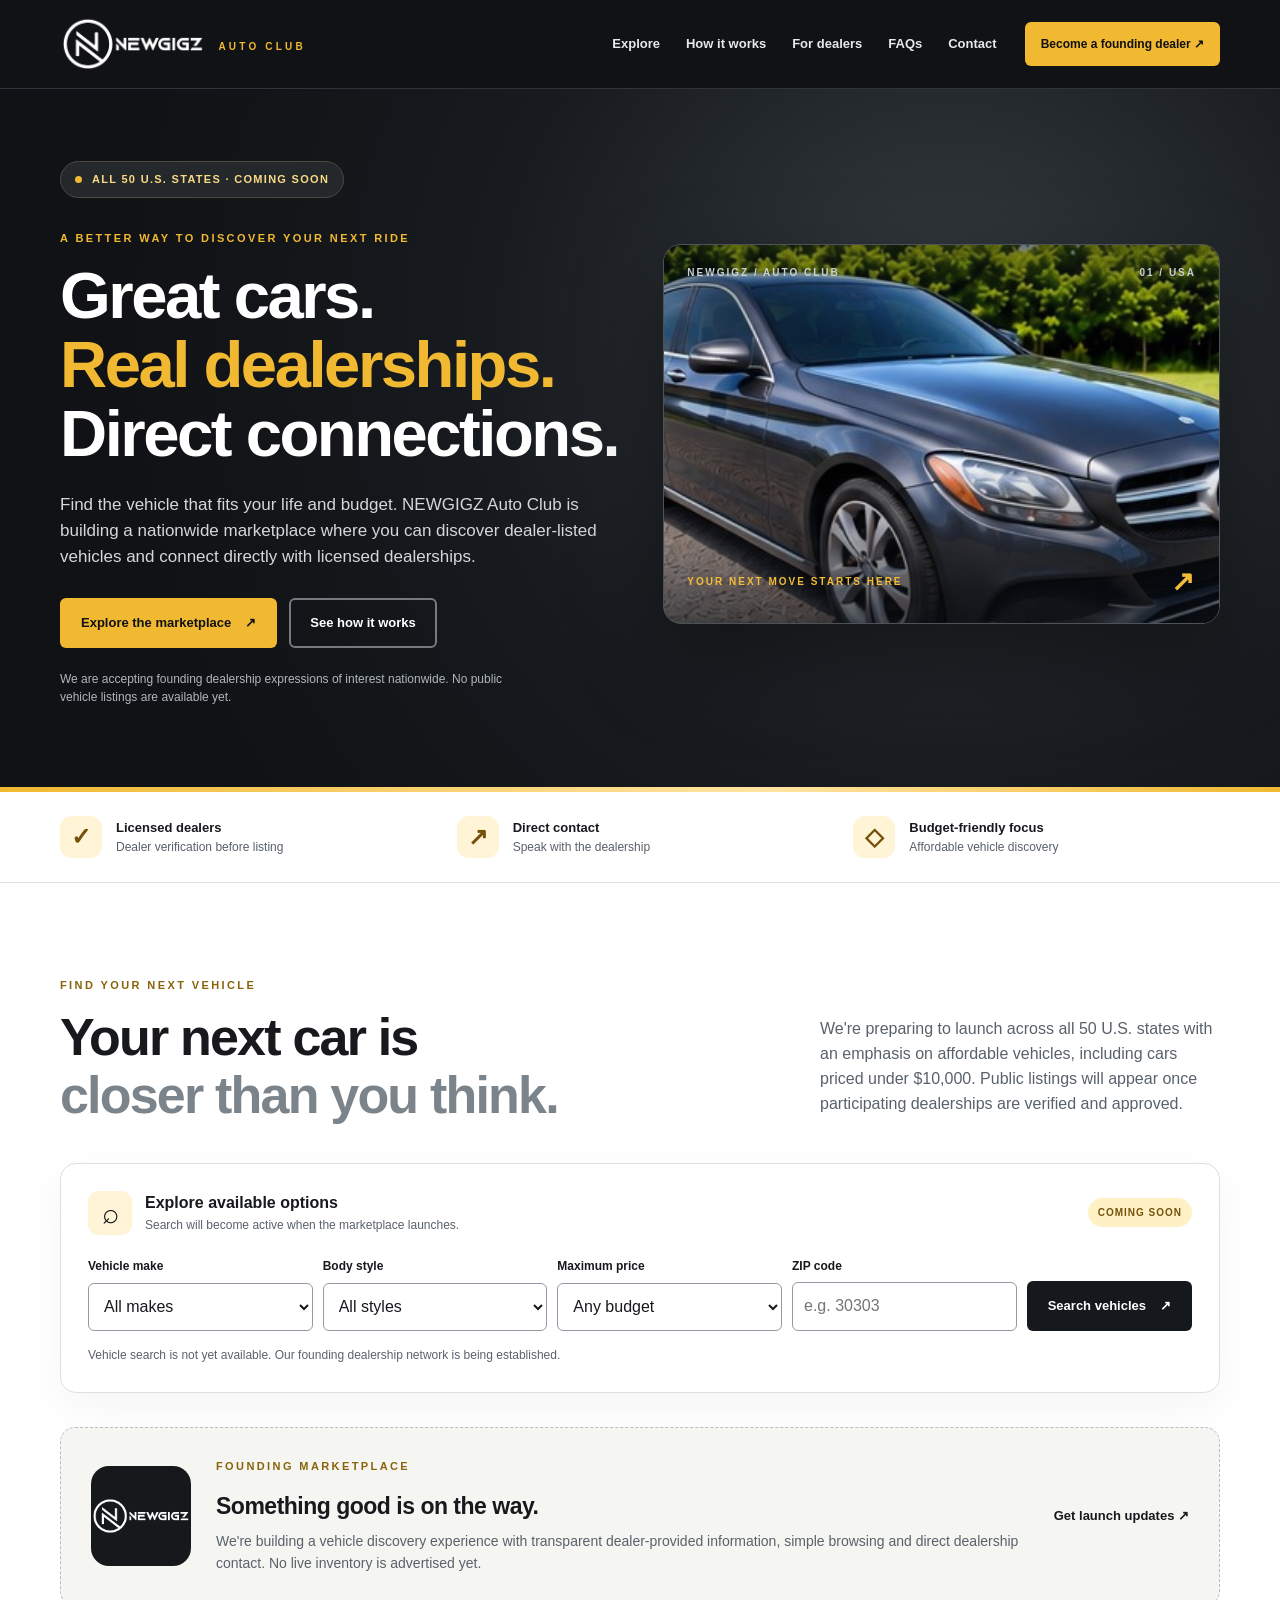
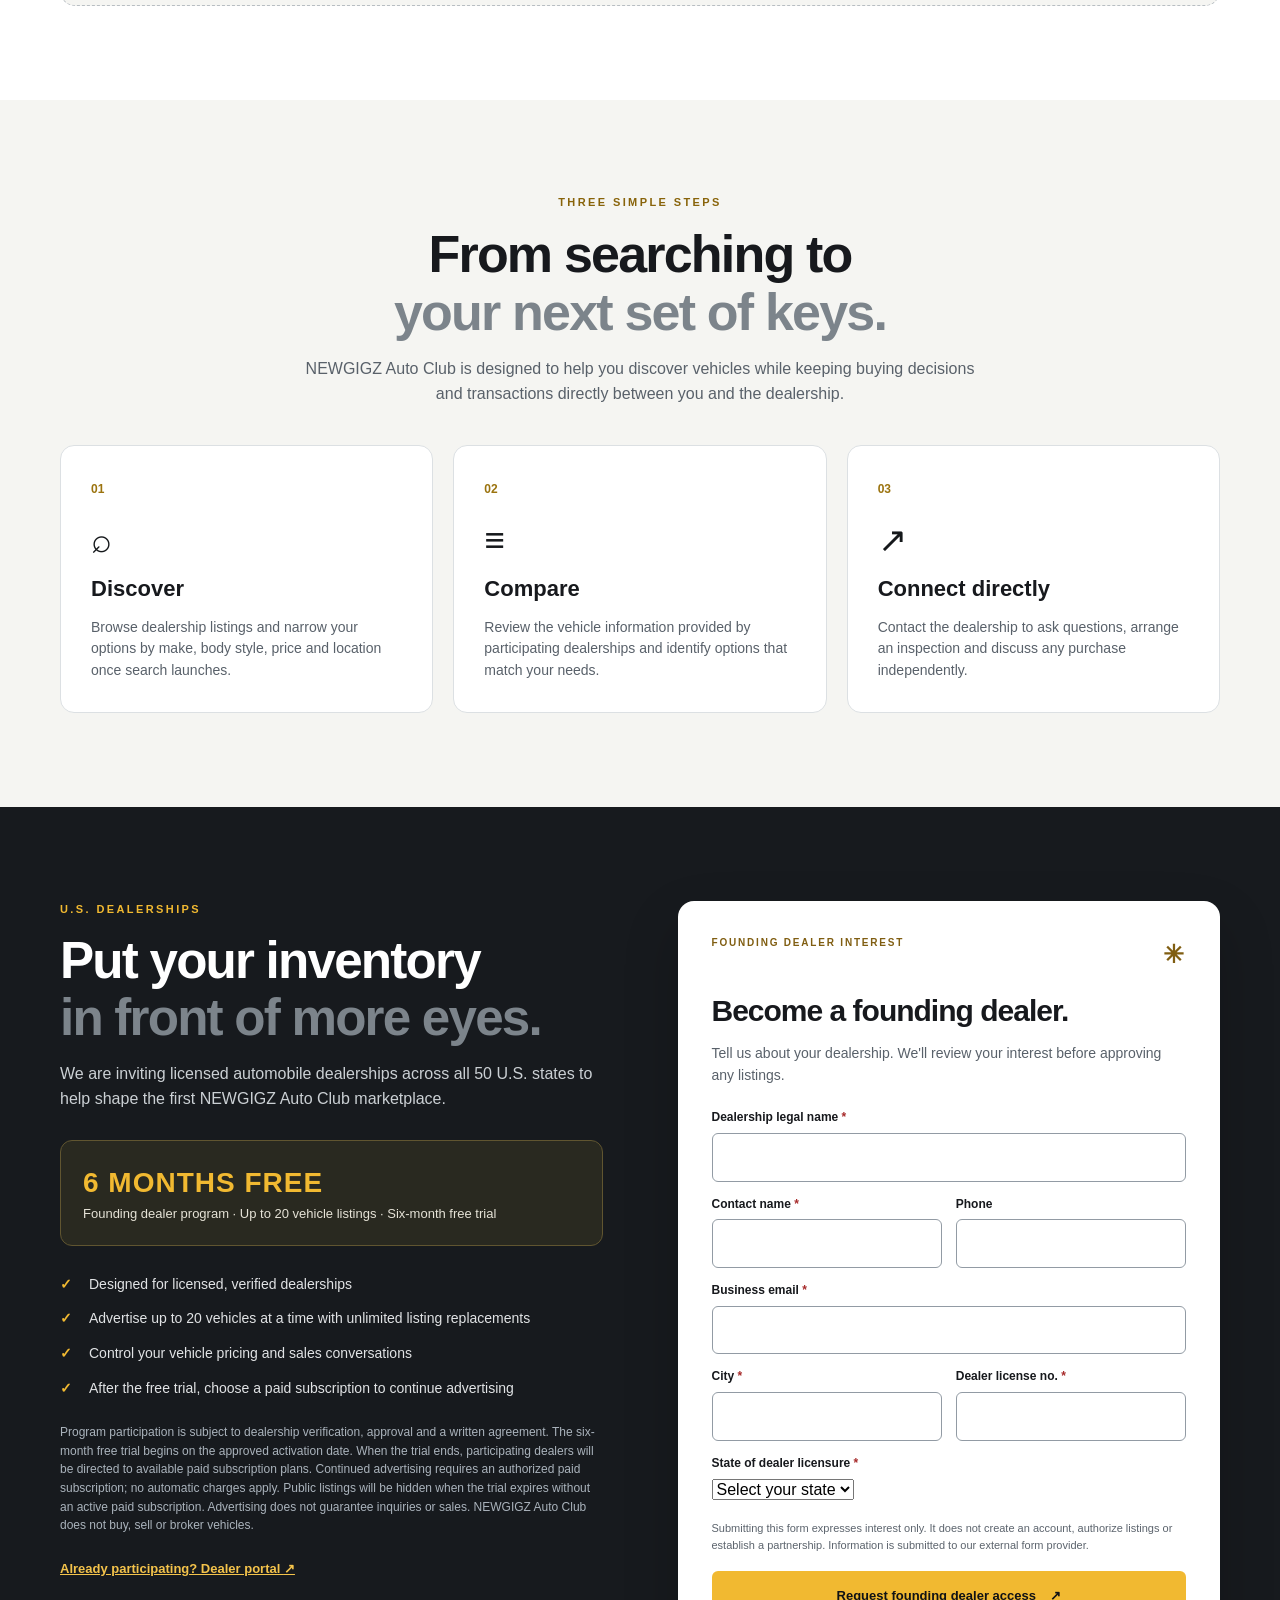
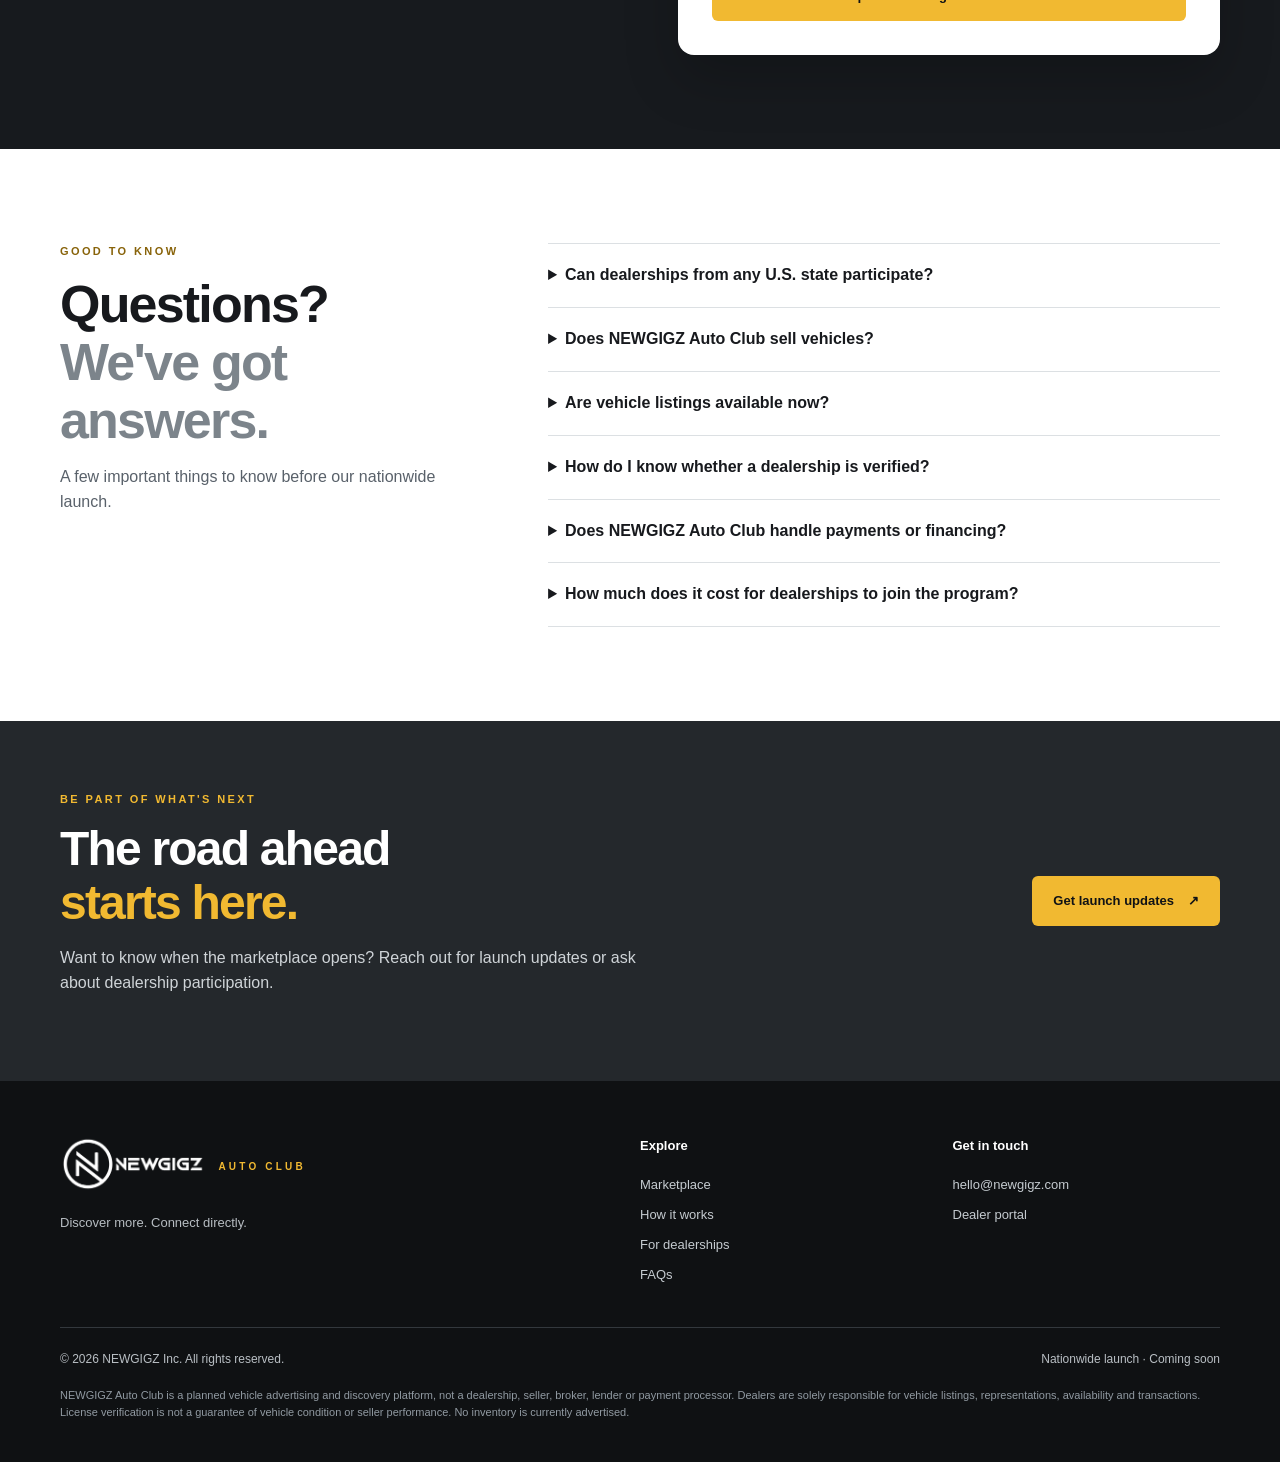
<file: index.html>
<!doctype html>
<html lang="en">
<head>
<meta charset="utf-8">
<meta name="viewport" content="width=device-width,initial-scale=1">
<meta name="theme-color" content="#101215">
<meta name="description" content="NEWGIGZ Auto Club is preparing a nationwide vehicle marketplace connecting shoppers directly with verified, licensed dealerships. Founding dealer expressions of interest are open.">
<meta property="og:title" content="NEWGIGZ Auto Club | Find your next car">
<meta property="og:description" content="A smarter way to discover dealership vehicles. Nationwide launch planned across all 50 U.S. states.">
<meta property="og:type" content="website">
<title>NEWGIGZ Auto Club | Find your next car</title>
<link rel="stylesheet" href="styles.css">
</head>
<body>
<a class="skip" href="#main">Skip to main content</a>
<header class="site-header"><div class="container header-inner">

<a class="brand" href="index.html" aria-label="NEWGIGZ Auto Club home">
  <img src="newgigz-logo.png" alt="NEWGIGZ official logo" style="max-width:170px;max-height:56px;width:auto;height:auto;object-fit:contain;">
  <span class="brand-name"><small>AUTO CLUB</small></span>
</a>
<button id="menu-toggle" class="menu-toggle" type="button" aria-controls="main-nav" aria-expanded="false">Menu <span aria-hidden="true">☰</span></button>
<nav id="main-nav" class="main-nav" aria-label="Main navigation"><a href="#discover">Explore</a><a href="#how">How it works</a><a href="#dealers">For dealers</a><a href="#faq">FAQs</a><a href="#contact">Contact</a></nav>
<a class="header-action" href="#dealers">Become a founding dealer <span aria-hidden="true">↗</span></a>
</div></header>
<main id="main">
<section class="hero"><div class="container hero-layout"><div class="hero-copy"><div class="status-tag"><span class="status-dot" aria-hidden="true"></span> ALL 50 U.S. STATES · COMING SOON</div><p class="eyebrow">A BETTER WAY TO DISCOVER YOUR NEXT RIDE</p><h1>Great cars.<br><span>Real dealerships.</span><br>Direct connections.</h1><p class="hero-description">Find the vehicle that fits your life and budget. NEWGIGZ Auto Club is building a nationwide marketplace where you can discover dealer-listed vehicles and connect directly with licensed dealerships.</p><div class="hero-actions"><a class="btn btn-gold" href="#discover">Explore the marketplace <span aria-hidden="true">↗</span></a><a class="btn btn-outline-light" href="#how">See how it works</a></div><p class="hero-note">We are accepting founding dealership expressions of interest nationwide. No public vehicle listings are available yet.</p></div>
<div class="hero-visual hero-visual-photo"><img class="hero-car-photo" src="mercedes-c300-hero.jpg" alt="Dark gray Mercedes-Benz C300 sedan photographed outdoors, front three-quarter view, with a clear windshield" width="760" height="390" fetchpriority="high"><div class="visual-top"><span>NEWGIGZ / AUTO CLUB</span><span>01 / USA</span></div><div class="visual-bottom"><span>YOUR NEXT MOVE STARTS HERE</span><span class="visual-arrow" aria-hidden="true">↗</span></div></div></div>
</div><div class="hero-stripe" aria-hidden="true"></div></section>
<section class="benefit-band" aria-label="Marketplace benefits"><div class="container benefits"><div><span class="benefit-icon" aria-hidden="true">✓</span><span><strong>Licensed dealers</strong><small>Dealer verification before listing</small></span></div><div><span class="benefit-icon" aria-hidden="true">↗</span><span><strong>Direct contact</strong><small>Speak with the dealership</small></span></div><div><span class="benefit-icon" aria-hidden="true">◇</span><span><strong>Budget-friendly focus</strong><small>Affordable vehicle discovery</small></span></div></div></section>
<section id="discover" class="section discover"><div class="container"><div class="section-header"><div><p class="eyebrow eyebrow-dark">FIND YOUR NEXT VEHICLE</p><h2>Your next car is<br><span>closer than you think.</span></h2></div><p>We're preparing to launch across all 50 U.S. states with an emphasis on affordable vehicles, including cars priced under $10,000. Public listings will appear once participating dealerships are verified and approved.</p></div>
<div class="search-panel"><div class="search-heading"><span class="search-mark" aria-hidden="true">⌕</span><div><strong>Explore available options</strong><small>Search will become active when the marketplace launches.</small></div><span class="coming-pill">COMING SOON</span></div><form id="search" class="search-grid" novalidate><div><label for="make">Vehicle make</label><select id="make" name="make"><option value="">All makes</option><option>Toyota</option><option>Honda</option><option>Lexus</option><option>BMW</option><option>Mercedes-Benz</option><option>Ford</option><option>Chevrolet</option><option>Hyundai</option><option>Nissan</option><option>Kia</option></select></div><div><label for="body">Body style</label><select id="body" name="body"><option value="">All styles</option><option>Sedan</option><option>SUV</option><option>Truck</option><option>Coupe</option><option>Van</option></select></div><div><label for="budget">Maximum price</label>
<select id="budget" name="budget">
  <option value="">Any budget</option>
  <option value="5000">Up to $5,000</option>
  <option value="10000">Up to $10,000</option>
  <option value="15000">Up to $15,000</option>
  <option value="20000">Up to $20,000</option>
  <option value="40000">Up to $40,000</option>
  <option value="60000">Up to $60,000</option>
  <option value="80000">Up to $80,000</option>
  <option value="100000">Up to $100,000</option>
</select>
</div><div><label for="zip">ZIP code</label><input id="zip" name="zip" inputmode="numeric" pattern="[0-9]{5}" maxlength="5" placeholder="e.g. 30303"></div><button class="btn btn-dark" type="submit">Search vehicles <span aria-hidden="true">↗</span></button></form><p id="search-status" class="search-status" role="status" aria-live="polite">Vehicle search is not yet available. Our founding dealership network is being established.</p></div>
<div class="launch-card"><div class="launch-icon" aria-hidden="true"><img src="newgigz-logo.png" alt="" style="display:block;max-width:100%;max-height:100%;width:auto;height:auto;object-fit:contain;"></div><div><p class="eyebrow eyebrow-dark">FOUNDING MARKETPLACE</p><h3>Something good is on the way.</h3><p>We're building a vehicle discovery experience with transparent dealer-provided information, simple browsing and direct dealership contact. No live inventory is advertised yet.</p></div><a class="text-link" href="#contact">Get launch updates <span aria-hidden="true">↗</span></a></div></div></section>
<section id="how" class="section how"><div class="container"><div class="centered"><p class="eyebrow eyebrow-dark">THREE SIMPLE STEPS</p><h2>From searching to<br><span>your next set of keys.</span></h2><p>NEWGIGZ Auto Club is designed to help you discover vehicles while keeping buying decisions and transactions directly between you and the dealership.</p></div><div class="step-grid"><article><span class="step-number">01</span><div class="step-symbol" aria-hidden="true">⌕</div><h3>Discover</h3><p>Browse dealership listings and narrow your options by make, body style, price and location once search launches.</p></article><article><span class="step-number">02</span><div class="step-symbol" aria-hidden="true">≡</div><h3>Compare</h3><p>Review the vehicle information provided by participating dealerships and identify options that match your needs.</p></article><article><span class="step-number">03</span><div class="step-symbol" aria-hidden="true">↗</div><h3>Connect directly</h3><p>Contact the dealership to ask questions, arrange an inspection and discuss any purchase independently.</p></article></div></div></section>
<section id="dealers" class="section dealer-section"><div class="container dealer-layout"><div class="dealer-copy"><p class="eyebrow">U.S. DEALERSHIPS</p><h2>Put your inventory<br><span>in front of more eyes.</span></h2><p>We are inviting licensed automobile dealerships across all 50 U.S. states to help shape the first NEWGIGZ Auto Club marketplace.</p><div class="offer"><strong>6 MONTHS FREE</strong><span>Founding dealer program · Up to 20 vehicle listings · Six-month free trial</span></div><ul class="check-list"><li>Designed for licensed, verified dealerships</li><li>Advertise up to 20 vehicles at a time with unlimited listing replacements</li><li>Control your vehicle pricing and sales conversations</li><li>After the free trial, choose a paid subscription to continue advertising</li></ul><p class="dealer-fine">Program participation is subject to dealership verification, approval and a written agreement. The six-month free trial begins on the approved activation date. When the trial ends, participating dealers will be directed to available paid subscription plans. Continued advertising requires an authorized paid subscription; no automatic charges apply. Public listings will be hidden when the trial expires without an active paid subscription. Advertising does not guarantee inquiries or sales. NEWGIGZ Auto Club does not buy, sell or broker vehicles.</p><a href="dealer.html" class="dealer-portal">Already participating? Dealer portal <span aria-hidden="true">↗</span></a></div>
<form id="dealer-form" class="dealer-form" action="https://formsubmit.co/hello@newgigz.com" method="POST"><div class="form-top"><span>FOUNDING DEALER INTEREST</span><span class="form-asterisk" aria-hidden="true">✳</span></div><h3>Become a founding dealer.</h3><p>Tell us about your dealership. We'll review your interest before approving any listings.</p><input type="hidden" name="_subject" value="NEWGIGZ Auto Club Founding Dealer Interest"><input type="hidden" name="_captcha" value="false"><label for="dealer-name">Dealership legal name <span class="required">*</span></label><input id="dealer-name" name="Dealership" autocomplete="organization" required><div class="form-two"><div><label for="person">Contact name <span class="required">*</span></label><input id="person" name="Contact Name" autocomplete="name" required></div><div><label for="phone">Phone</label><input id="phone" name="Phone" type="tel" autocomplete="tel"></div></div><label for="email">Business email <span class="required">*</span></label><input id="email" name="Email" type="email" autocomplete="email" required><div class="form-two"><div><label for="city">City <span class="required">*</span></label><input id="city" name="City" required></div><div><label for="license">Dealer license no. <span class="required">*</span></label><input id="license" name="License Number" required></div></div>
<label for="state">
State of dealer licensure
<span class="required">*</span>
</label>
<select id="state" name="State" required>
<option value="">Select your state</option>
<option value="AL">Alabama</option>
<option value="AK">Alaska</option>
<option value="AZ">Arizona</option>
<option value="AR">Arkansas</option>
<option value="CA">California</option>
<option value="CO">Colorado</option>
<option value="CT">Connecticut</option>
<option value="DE">Delaware</option>
<option value="FL">Florida</option>
<option value="GA">Georgia</option>
<option value="HI">Hawaii</option>
<option value="ID">Idaho</option>
<option value="IL">Illinois</option>
<option value="IN">Indiana</option>
<option value="IA">Iowa</option>
<option value="KS">Kansas</option>
<option value="KY">Kentucky</option>
<option value="LA">Louisiana</option>
<option value="ME">Maine</option>
<option value="MD">Maryland</option>
<option value="MA">Massachusetts</option>
<option value="MI">Michigan</option>
<option value="MN">Minnesota</option>
<option value="MS">Mississippi</option>
<option value="MO">Missouri</option>
<option value="MT">Montana</option>
<option value="NE">Nebraska</option>
<option value="NV">Nevada</option>
<option value="NH">New Hampshire</option>
<option value="NJ">New Jersey</option>
<option value="NM">New Mexico</option>
<option value="NY">New York</option>
<option value="NC">North Carolina</option>
<option value="ND">North Dakota</option>
<option value="OH">Ohio</option>
<option value="OK">Oklahoma</option>
<option value="OR">Oregon</option>
<option value="PA">Pennsylvania</option>
<option value="RI">Rhode Island</option>
<option value="SC">South Carolina</option>
<option value="SD">South Dakota</option>
<option value="TN">Tennessee</option>
<option value="TX">Texas</option>
<option value="UT">Utah</option>
<option value="VT">Vermont</option>
<option value="VA">Virginia</option>
<option value="WA">Washington</option>
<option value="WV">West Virginia</option>
<option value="WI">Wisconsin</option>
<option value="WY">Wyoming</option>
</select>
<p class="form-note">Submitting this form expresses interest only. It does not create an account, authorize listings or establish a partnership. Information is submitted to our external form provider.</p><button class="btn btn-gold btn-full" type="submit">Request founding dealer access <span aria-hidden="true">↗</span></button></form></div></section>
<section id="faq" class="section faq-section"><div class="container faq-layout"><div><p class="eyebrow eyebrow-dark">GOOD TO KNOW</p><h2>Questions?<br><span>We've got answers.</span></h2><p class="muted">A few important things to know before our nationwide launch.</p></div><div class="faq-items">
<details>
<summary>Can dealerships from any U.S. state participate?</summary>
<p>NEWGIGZ Auto Club is preparing to welcome licensed
automobile dealerships across all 50 U.S. states.
Dealerships may express interest now. Advertising
eligibility is subject to applicable state requirements,
business verification, dealer license verification,
platform approval and launch availability.</p>
</details>
<details><summary>Does NEWGIGZ Auto Club sell vehicles?</summary><p>No. NEWGIGZ Auto Club is an advertising and vehicle-discovery platform. Vehicles are offered by independent dealerships. Buyers communicate and transact directly with dealerships.</p></details><details><summary>Are vehicle listings available now?</summary><p>Not yet. The marketplace is preparing for its nationwide launch. Public listings will appear after dealerships have completed verification and their listings are approved.</p></details><details><summary>How do I know whether a dealership is verified?</summary><p>Participating dealerships must undergo license and account verification before advertising. Verification does not guarantee a vehicle's condition, title, history or the dealership's performance. Buyers should conduct independent checks.</p></details><details><summary>Does NEWGIGZ Auto Club handle payments or financing?</summary><p>No. We do not process vehicle purchases, financing, deposits, title transfers or negotiations. These arrangements are handled directly between the buyer and the dealership.</p></details><details><summary>How much does it cost for dealerships to join the program?</summary><p>Selected founding dealerships may advertise up to 20 vehicles free for six months, beginning on their approved activation date and subject to verification, approval and a written agreement. At the end of the trial, dealers will be directed to paid subscription plans. They must select and authorize a plan to continue advertising. No automatic charges apply; public listings will be hidden without an active paid subscription after the trial.</p></details></div></div></section>
<section id="contact" class="contact-section"><div class="container contact-layout"><div><p class="eyebrow">BE PART OF WHAT'S NEXT</p><h2>The road ahead<br><span>starts here.</span></h2><p>Want to know when the marketplace opens? Reach out for launch updates or ask about dealership participation.</p></div><a class="btn btn-gold" href="mailto:hello@newgigz.com?subject=Auto%20Club%20Launch%20Updates">Get launch updates <span aria-hidden="true">↗</span></a></div></section>
</main>
<footer class="site-footer"><div class="container footer-top"><div><a class="brand footer-brand" href="index.html"><img src="newgigz-logo.png" alt="NEWGIGZ official logo" style="max-width:170px;max-height:56px;width:auto;height:auto;object-fit:contain;"><span class="brand-name"><small>AUTO CLUB</small></span></a><p>Discover more. Connect directly.</p></div><div><strong>Explore</strong><a href="#discover">Marketplace</a><a href="#how">How it works</a><a href="#dealers">For dealerships</a><a href="#faq">FAQs</a></div><div><strong>Get in touch</strong><a href="mailto:hello@newgigz.com">hello@newgigz.com</a><a href="dealer.html">Dealer portal</a></div></div><div class="container footer-bottom"><span>© <span id="year">2026</span> NEWGIGZ Inc. All rights reserved.</span><span>Nationwide launch · Coming soon</span></div><p class="container disclaimer">NEWGIGZ Auto Club is a planned vehicle advertising and discovery platform, not a dealership, seller, broker, lender or payment processor. Dealers are solely responsible for vehicle listings, representations, availability and transactions. License verification is not a guarantee of vehicle condition or seller performance. No inventory is currently advertised.</p></footer>
<script src="script.js" defer></script>
</body></html>
</file>
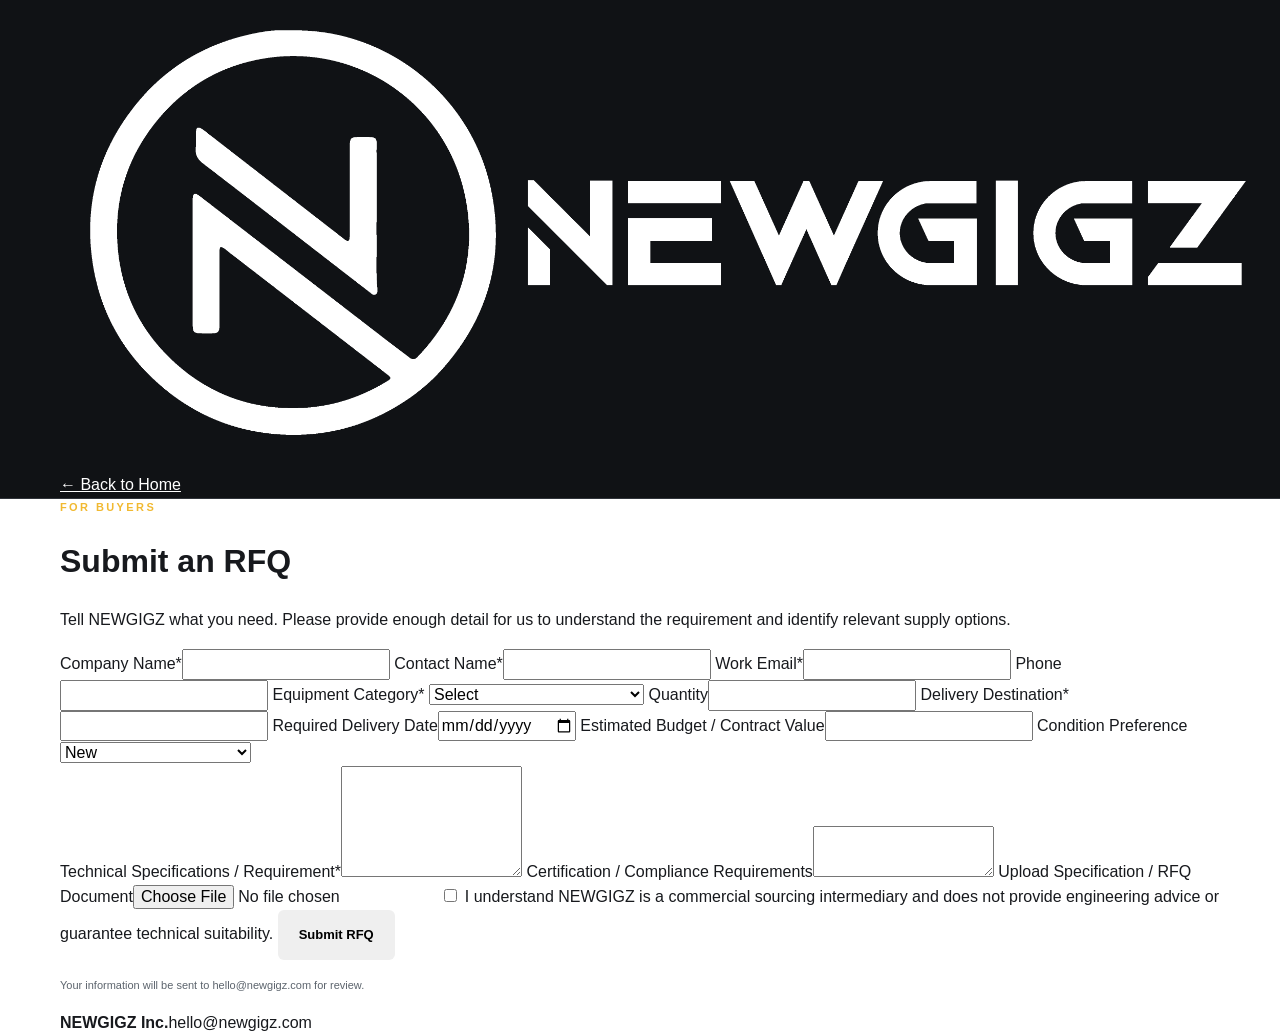
<file: buyer-rfq.html>
<!DOCTYPE html>
<html lang="en">
<head>
<meta charset="UTF-8"><meta name="viewport" content="width=device-width, initial-scale=1.0">
<title>Submit an RFQ | NEWGIGZ</title><link rel="stylesheet" href="styles.css">
</head>
<body>
<header class="site-header"><div class="container nav-wrap"><a class="brand" href="index.html"><img src="newgigz-logo.png" alt="NEWGIGZ"></a><a class="back-link" href="index.html">← Back to Home</a></div></header>
<main class="form-page">
<div class="container form-shell">
  <div class="form-intro">
    <p class="eyebrow gold">FOR BUYERS</p>
    <h1>Submit an RFQ</h1>
    <p>Tell NEWGIGZ what you need. Please provide enough detail for us to understand the requirement and identify relevant supply options.</p>
  </div>
  <form class="lead-form" action="https://formsubmit.co/hello@newgigz.com" method="POST" enctype="multipart/form-data">
    <input type="hidden" name="_subject" value="NEWGIGZ Buyer RFQ">
    <input type="hidden" name="_template" value="table">
    <input type="hidden" name="_captcha" value="false">
    <input type="text" name="_honey" style="display:none">
    <div class="form-grid">
      <label>Company Name*<input required name="Company Name"></label>
      <label>Contact Name*<input required name="Contact Name"></label>
      <label>Work Email*<input required type="email" name="Work Email"></label>
      <label>Phone<input name="Phone"></label>
      <label>Equipment Category*
        <select required name="Equipment Category">
          <option value="">Select</option><option>Transformer</option><option>Switchgear</option><option>Backup Generator / Power</option><option>Other Critical Infrastructure</option>
        </select>
      </label>
      <label>Quantity<input name="Quantity"></label>
      <label>Delivery Destination*<input required name="Delivery Destination"></label>
      <label>Required Delivery Date<input type="date" name="Required Delivery Date"></label>
      <label>Estimated Budget / Contract Value<input name="Estimated Budget"></label>
      <label>Condition Preference<select name="Condition Preference"><option>New</option><option>New or Refurbished</option><option>Refurbished acceptable</option><option>No preference</option></select></label>
    </div>
    <label>Technical Specifications / Requirement*<textarea required name="Technical Specifications" rows="7"></textarea></label>
    <label>Certification / Compliance Requirements<textarea name="Certification Requirements" rows="3"></textarea></label>
    <label>Upload Specification / RFQ Document<input type="file" name="attachment"></label>
    <label class="check"><input required type="checkbox" name="Acknowledgment"> I understand NEWGIGZ is a commercial sourcing intermediary and does not provide engineering advice or guarantee technical suitability.</label>
    <button class="btn btn-primary submit-btn" type="submit">Submit RFQ</button>
    <p class="form-note">Your information will be sent to hello@newgigz.com for review.</p>
  </form>
</div>
</main>
<footer><div class="container footer-wrap"><strong>NEWGIGZ Inc.</strong><span>hello@newgigz.com</span></div></footer>
</body></html>
</file>
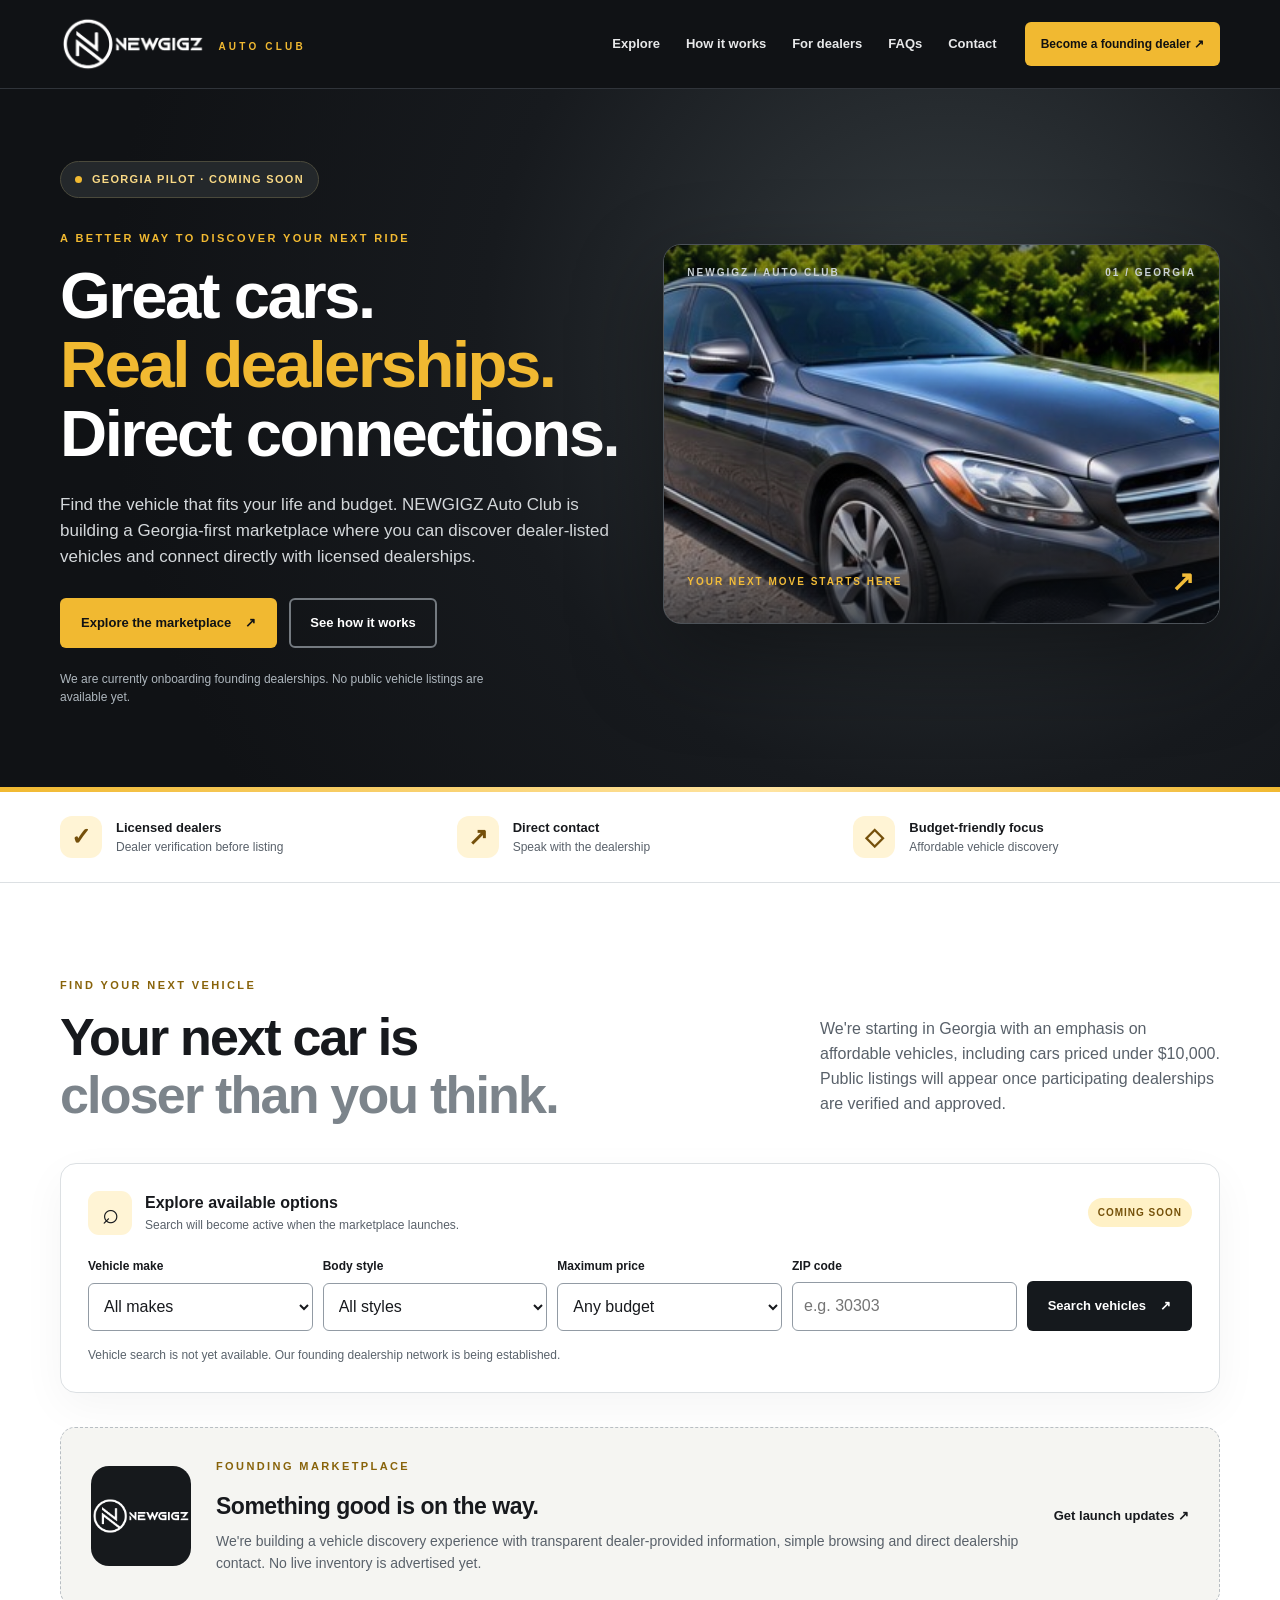
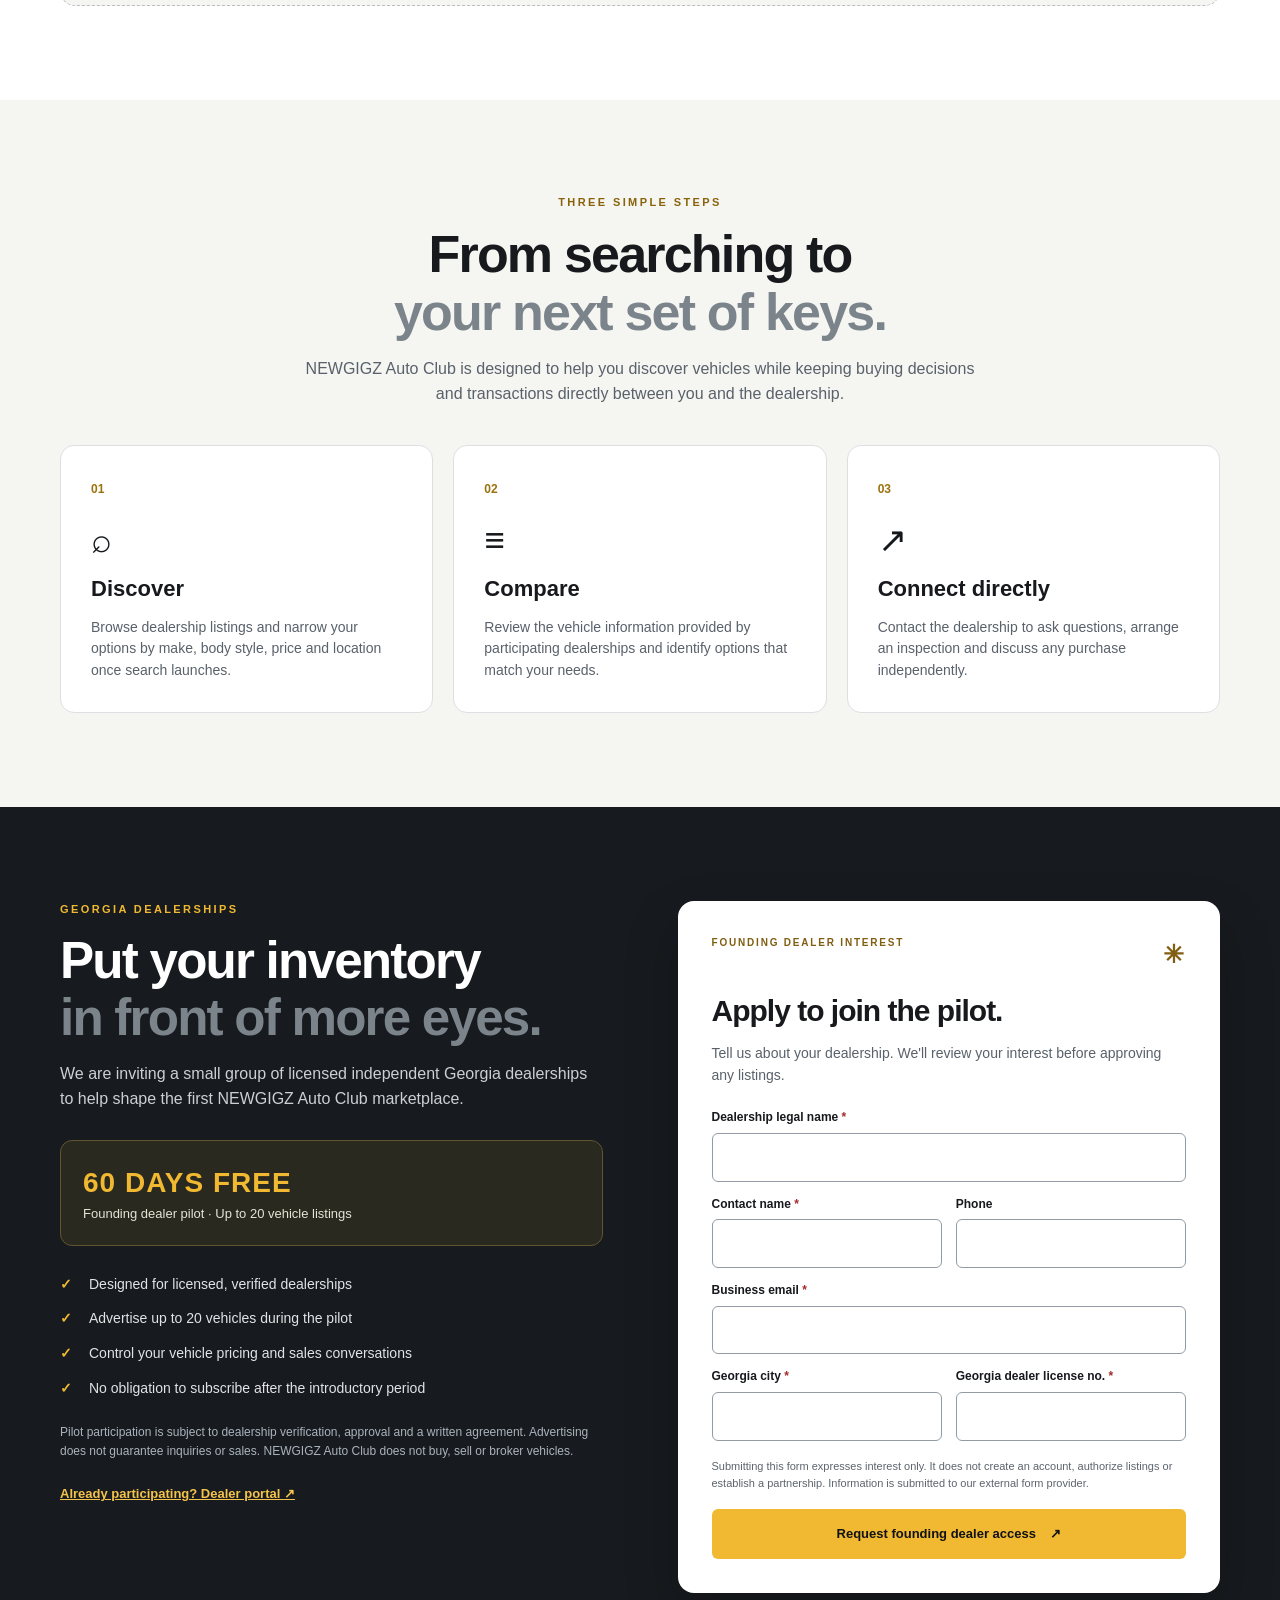
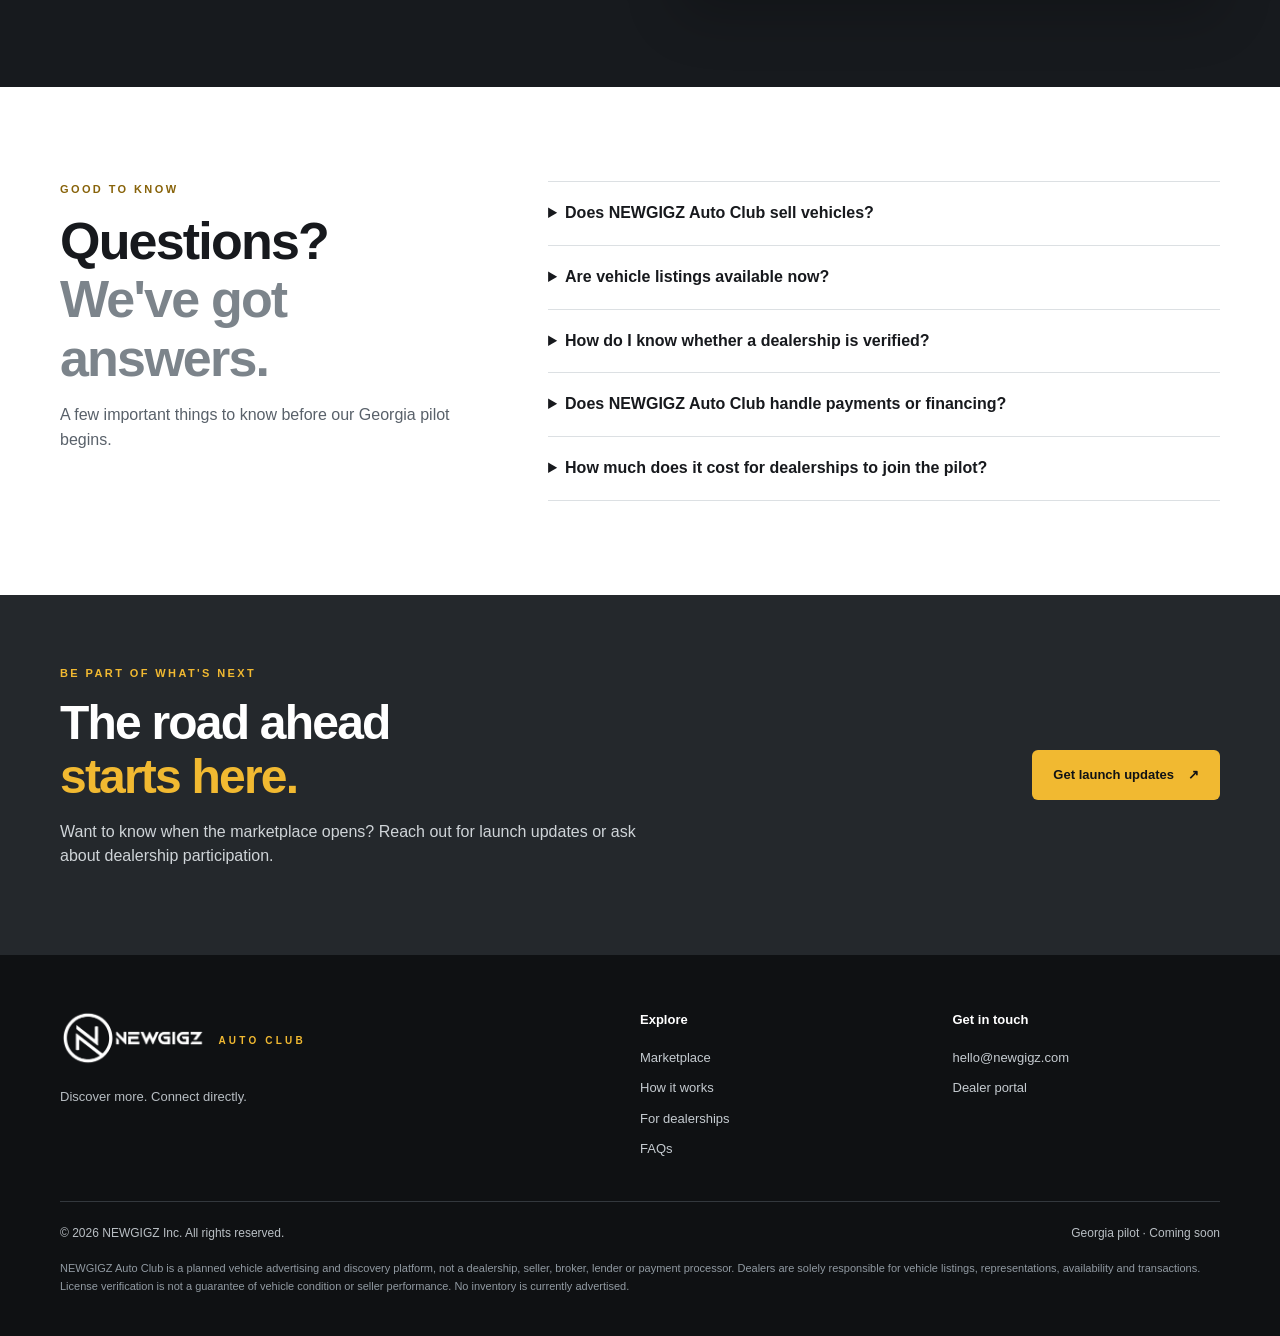
<file: index (1).html>
<!doctype html>
<html lang="en">
<head>
<meta charset="utf-8">
<meta name="viewport" content="width=device-width,initial-scale=1">
<meta name="theme-color" content="#101215">
<meta name="description" content="NEWGIGZ Auto Club is preparing a Georgia-first vehicle marketplace connecting shoppers directly with verified, licensed dealerships. Founding dealer applications are open.">
<meta property="og:title" content="NEWGIGZ Auto Club | Find your next car">
<meta property="og:description" content="A smarter way to discover dealership vehicles. Georgia pilot coming soon.">
<meta property="og:type" content="website">
<title>NEWGIGZ Auto Club | Find your next car</title>
<link rel="stylesheet" href="styles.css">
</head>
<body>
<a class="skip" href="#main">Skip to main content</a>
<header class="site-header"><div class="container header-inner">

<a class="brand" href="index.html" aria-label="NEWGIGZ Auto Club home">
  <img src="newgigz-logo.png" alt="NEWGIGZ official logo" style="max-width:170px;max-height:56px;width:auto;height:auto;object-fit:contain;">
  <span class="brand-name"><small>AUTO CLUB</small></span>
</a>
<button id="menu-toggle" class="menu-toggle" type="button" aria-controls="main-nav" aria-expanded="false">Menu <span aria-hidden="true">☰</span></button>
<nav id="main-nav" class="main-nav" aria-label="Main navigation"><a href="#discover">Explore</a><a href="#how">How it works</a><a href="#dealers">For dealers</a><a href="#faq">FAQs</a><a href="#contact">Contact</a></nav>
<a class="header-action" href="#dealers">Become a founding dealer <span aria-hidden="true">↗</span></a>
</div></header>
<main id="main">
<section class="hero"><div class="container hero-layout"><div class="hero-copy"><div class="status-tag"><span class="status-dot" aria-hidden="true"></span> GEORGIA PILOT · COMING SOON</div><p class="eyebrow">A BETTER WAY TO DISCOVER YOUR NEXT RIDE</p><h1>Great cars.<br><span>Real dealerships.</span><br>Direct connections.</h1><p class="hero-description">Find the vehicle that fits your life and budget. NEWGIGZ Auto Club is building a Georgia-first marketplace where you can discover dealer-listed vehicles and connect directly with licensed dealerships.</p><div class="hero-actions"><a class="btn btn-gold" href="#discover">Explore the marketplace <span aria-hidden="true">↗</span></a><a class="btn btn-outline-light" href="#how">See how it works</a></div><p class="hero-note">We are currently onboarding founding dealerships. No public vehicle listings are available yet.</p></div>
<div class="hero-visual hero-visual-photo"><img class="hero-car-photo" src="mercedes-c300-hero.jpg" alt="Dark gray Mercedes-Benz C300 sedan photographed outdoors, front three-quarter view, with a clear windshield" width="760" height="390" fetchpriority="high"><div class="visual-top"><span>NEWGIGZ / AUTO CLUB</span><span>01 / GEORGIA</span></div><div class="visual-bottom"><span>YOUR NEXT MOVE STARTS HERE</span><span class="visual-arrow" aria-hidden="true">↗</span></div></div></div>
</div><div class="hero-stripe" aria-hidden="true"></div></section>
<section class="benefit-band" aria-label="Marketplace benefits"><div class="container benefits"><div><span class="benefit-icon" aria-hidden="true">✓</span><span><strong>Licensed dealers</strong><small>Dealer verification before listing</small></span></div><div><span class="benefit-icon" aria-hidden="true">↗</span><span><strong>Direct contact</strong><small>Speak with the dealership</small></span></div><div><span class="benefit-icon" aria-hidden="true">◇</span><span><strong>Budget-friendly focus</strong><small>Affordable vehicle discovery</small></span></div></div></section>
<section id="discover" class="section discover"><div class="container"><div class="section-header"><div><p class="eyebrow eyebrow-dark">FIND YOUR NEXT VEHICLE</p><h2>Your next car is<br><span>closer than you think.</span></h2></div><p>We're starting in Georgia with an emphasis on affordable vehicles, including cars priced under $10,000. Public listings will appear once participating dealerships are verified and approved.</p></div>
<div class="search-panel"><div class="search-heading"><span class="search-mark" aria-hidden="true">⌕</span><div><strong>Explore available options</strong><small>Search will become active when the marketplace launches.</small></div><span class="coming-pill">COMING SOON</span></div><form id="search" class="search-grid" novalidate><div><label for="make">Vehicle make</label><select id="make" name="make"><option value="">All makes</option><option>Toyota</option><option>Honda</option><option>Lexus</option><option>BMW</option><option>Mercedes-Benz</option><option>Ford</option><option>Chevrolet</option><option>Hyundai</option><option>Nissan</option><option>Kia</option></select></div><div><label for="body">Body style</label><select id="body" name="body"><option value="">All styles</option><option>Sedan</option><option>SUV</option><option>Truck</option><option>Coupe</option><option>Van</option></select></div><div><label for="budget">Maximum price</label><select id="budget" name="budget"><option value="">Any budget</option><option value="5000">$5,000</option><option value="10000">$10,000</option><option value="15000">$15,000</option><option value="20000">$20,000</option><option value="40000">$40,000</option></select></div><div><label for="zip">ZIP code</label><input id="zip" name="zip" inputmode="numeric" pattern="[0-9]{5}" maxlength="5" placeholder="e.g. 30303"></div><button class="btn btn-dark" type="submit">Search vehicles <span aria-hidden="true">↗</span></button></form><p id="search-status" class="search-status" role="status" aria-live="polite">Vehicle search is not yet available. Our founding dealership network is being established.</p></div>
<div class="launch-card"><div class="launch-icon" aria-hidden="true"><img src="newgigz-logo.png" alt="" style="display:block;max-width:100%;max-height:100%;width:auto;height:auto;object-fit:contain;"></div><div><p class="eyebrow eyebrow-dark">FOUNDING MARKETPLACE</p><h3>Something good is on the way.</h3><p>We're building a vehicle discovery experience with transparent dealer-provided information, simple browsing and direct dealership contact. No live inventory is advertised yet.</p></div><a class="text-link" href="#contact">Get launch updates <span aria-hidden="true">↗</span></a></div></div></section>
<section id="how" class="section how"><div class="container"><div class="centered"><p class="eyebrow eyebrow-dark">THREE SIMPLE STEPS</p><h2>From searching to<br><span>your next set of keys.</span></h2><p>NEWGIGZ Auto Club is designed to help you discover vehicles while keeping buying decisions and transactions directly between you and the dealership.</p></div><div class="step-grid"><article><span class="step-number">01</span><div class="step-symbol" aria-hidden="true">⌕</div><h3>Discover</h3><p>Browse dealership listings and narrow your options by make, body style, price and location once search launches.</p></article><article><span class="step-number">02</span><div class="step-symbol" aria-hidden="true">≡</div><h3>Compare</h3><p>Review the vehicle information provided by participating dealerships and identify options that match your needs.</p></article><article><span class="step-number">03</span><div class="step-symbol" aria-hidden="true">↗</div><h3>Connect directly</h3><p>Contact the dealership to ask questions, arrange an inspection and discuss any purchase independently.</p></article></div></div></section>
<section id="dealers" class="section dealer-section"><div class="container dealer-layout"><div class="dealer-copy"><p class="eyebrow">GEORGIA DEALERSHIPS</p><h2>Put your inventory<br><span>in front of more eyes.</span></h2><p>We are inviting a small group of licensed independent Georgia dealerships to help shape the first NEWGIGZ Auto Club marketplace.</p><div class="offer"><strong>60 DAYS FREE</strong><span>Founding dealer pilot · Up to 20 vehicle listings</span></div><ul class="check-list"><li>Designed for licensed, verified dealerships</li><li>Advertise up to 20 vehicles during the pilot</li><li>Control your vehicle pricing and sales conversations</li><li>No obligation to subscribe after the introductory period</li></ul><p class="dealer-fine">Pilot participation is subject to dealership verification, approval and a written agreement. Advertising does not guarantee inquiries or sales. NEWGIGZ Auto Club does not buy, sell or broker vehicles.</p><a href="dealer.html" class="dealer-portal">Already participating? Dealer portal <span aria-hidden="true">↗</span></a></div>
<form id="dealer-form" class="dealer-form" action="https://formsubmit.co/hello@newgigz.com" method="POST"><div class="form-top"><span>FOUNDING DEALER INTEREST</span><span class="form-asterisk" aria-hidden="true">✳</span></div><h3>Apply to join the pilot.</h3><p>Tell us about your dealership. We'll review your interest before approving any listings.</p><input type="hidden" name="_subject" value="NEWGIGZ Auto Club Founding Dealer Interest"><input type="hidden" name="_captcha" value="false"><label for="dealer-name">Dealership legal name <span class="required">*</span></label><input id="dealer-name" name="Dealership" autocomplete="organization" required><div class="form-two"><div><label for="person">Contact name <span class="required">*</span></label><input id="person" name="Contact Name" autocomplete="name" required></div><div><label for="phone">Phone</label><input id="phone" name="Phone" type="tel" autocomplete="tel"></div></div><label for="email">Business email <span class="required">*</span></label><input id="email" name="Email" type="email" autocomplete="email" required><div class="form-two"><div><label for="city">Georgia city <span class="required">*</span></label><input id="city" name="City" required></div><div><label for="license">Georgia dealer license no. <span class="required">*</span></label><input id="license" name="License Number" required></div></div><p class="form-note">Submitting this form expresses interest only. It does not create an account, authorize listings or establish a partnership. Information is submitted to our external form provider.</p><button class="btn btn-gold btn-full" type="submit">Request founding dealer access <span aria-hidden="true">↗</span></button></form></div></section>
<section id="faq" class="section faq-section"><div class="container faq-layout"><div><p class="eyebrow eyebrow-dark">GOOD TO KNOW</p><h2>Questions?<br><span>We've got answers.</span></h2><p class="muted">A few important things to know before our Georgia pilot begins.</p></div><div class="faq-items"><details><summary>Does NEWGIGZ Auto Club sell vehicles?</summary><p>No. NEWGIGZ Auto Club is an advertising and vehicle-discovery platform. Vehicles are offered by independent dealerships. Buyers communicate and transact directly with dealerships.</p></details><details><summary>Are vehicle listings available now?</summary><p>Not yet. The marketplace is preparing for its Georgia pilot. Public listings will appear after dealerships have completed verification and their listings are approved.</p></details><details><summary>How do I know whether a dealership is verified?</summary><p>Participating dealerships must undergo license and account verification before advertising. Verification does not guarantee a vehicle's condition, title, history or the dealership's performance. Buyers should conduct independent checks.</p></details><details><summary>Does NEWGIGZ Auto Club handle payments or financing?</summary><p>No. We do not process vehicle purchases, financing, deposits, title transfers or negotiations. These arrangements are handled directly between the buyer and the dealership.</p></details><details><summary>How much does it cost for dealerships to join the pilot?</summary><p>Selected founding dealerships may advertise up to 20 vehicles free for 60 days, subject to verification, approval and a written agreement. There is no obligation to subscribe after the pilot.</p></details></div></div></section>
<section id="contact" class="contact-section"><div class="container contact-layout"><div><p class="eyebrow">BE PART OF WHAT'S NEXT</p><h2>The road ahead<br><span>starts here.</span></h2><p>Want to know when the marketplace opens? Reach out for launch updates or ask about dealership participation.</p></div><a class="btn btn-gold" href="mailto:hello@newgigz.com?subject=Auto%20Club%20Launch%20Updates">Get launch updates <span aria-hidden="true">↗</span></a></div></section>
</main>
<footer class="site-footer"><div class="container footer-top"><div><a class="brand footer-brand" href="index.html"><img src="newgigz-logo.png" alt="NEWGIGZ official logo" style="max-width:170px;max-height:56px;width:auto;height:auto;object-fit:contain;"><span class="brand-name"><small>AUTO CLUB</small></span></a><p>Discover more. Connect directly.</p></div><div><strong>Explore</strong><a href="#discover">Marketplace</a><a href="#how">How it works</a><a href="#dealers">For dealerships</a><a href="#faq">FAQs</a></div><div><strong>Get in touch</strong><a href="mailto:hello@newgigz.com">hello@newgigz.com</a><a href="dealer.html">Dealer portal</a></div></div><div class="container footer-bottom"><span>© <span id="year">2026</span> NEWGIGZ Inc. All rights reserved.</span><span>Georgia pilot · Coming soon</span></div><p class="container disclaimer">NEWGIGZ Auto Club is a planned vehicle advertising and discovery platform, not a dealership, seller, broker, lender or payment processor. Dealers are solely responsible for vehicle listings, representations, availability and transactions. License verification is not a guarantee of vehicle condition or seller performance. No inventory is currently advertised.</p></footer>
<script src="script.js" defer></script>
</body></html>
</file>
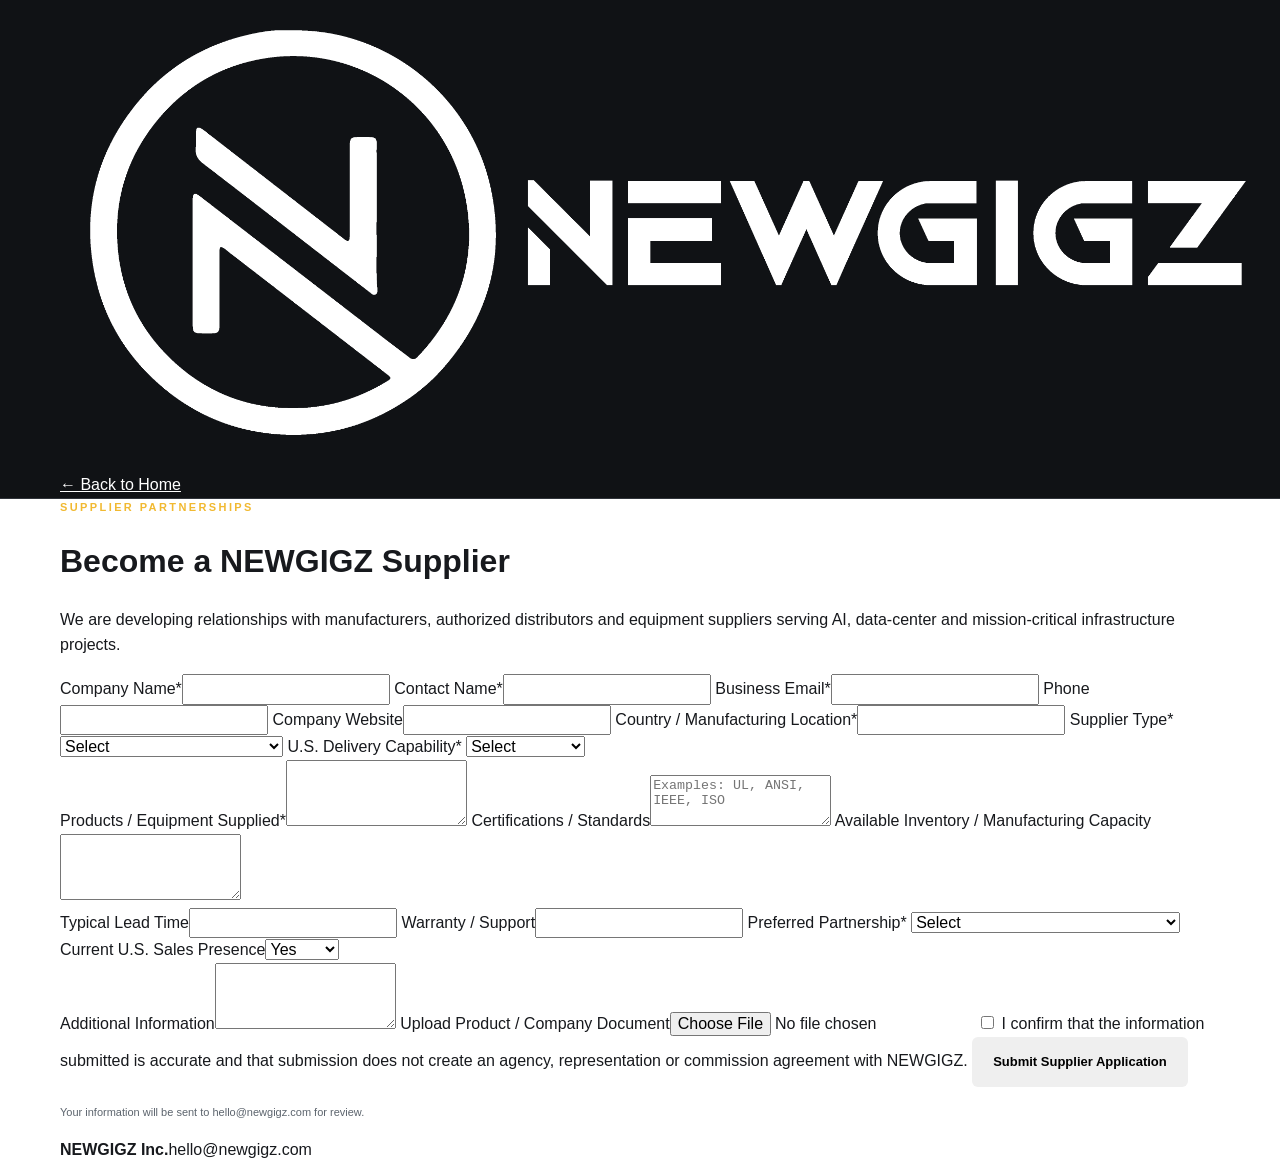
<file: supplier.html>
<!DOCTYPE html>
<html lang="en">
<head>
<meta charset="UTF-8"><meta name="viewport" content="width=device-width, initial-scale=1.0">
<title>Become a Supplier | NEWGIGZ</title><link rel="stylesheet" href="styles.css">
</head>
<body>
<header class="site-header"><div class="container nav-wrap"><a class="brand" href="index.html"><img src="newgigz-logo.png" alt="NEWGIGZ"></a><a class="back-link" href="index.html">← Back to Home</a></div></header>
<main class="form-page">
<div class="container form-shell">
  <div class="form-intro">
    <p class="eyebrow gold">SUPPLIER PARTNERSHIPS</p>
    <h1>Become a NEWGIGZ Supplier</h1>
    <p>We are developing relationships with manufacturers, authorized distributors and equipment suppliers serving AI, data-center and mission-critical infrastructure projects.</p>
  </div>
  <form class="lead-form" action="https://formsubmit.co/hello@newgigz.com" method="POST" enctype="multipart/form-data">
    <input type="hidden" name="_subject" value="NEWGIGZ Supplier Application">
    <input type="hidden" name="_template" value="table">
    <input type="hidden" name="_captcha" value="false">
    <input type="text" name="_honey" style="display:none">
    <div class="form-grid">
      <label>Company Name*<input required name="Company Name"></label>
      <label>Contact Name*<input required name="Contact Name"></label>
      <label>Business Email*<input required type="email" name="Business Email"></label>
      <label>Phone<input name="Phone"></label>
      <label>Company Website<input type="url" name="Company Website"></label>
      <label>Country / Manufacturing Location*<input required name="Country or Manufacturing Location"></label>
      <label>Supplier Type*
        <select required name="Supplier Type"><option value="">Select</option><option>Manufacturer</option><option>Authorized Distributor</option><option>Equipment Supplier / Dealer</option><option>Other</option></select>
      </label>
      <label>U.S. Delivery Capability*
        <select required name="US Delivery Capability"><option value="">Select</option><option>Yes</option><option>No</option><option>Case by case</option></select>
      </label>
    </div>
    <label>Products / Equipment Supplied*<textarea required name="Products Supplied" rows="4"></textarea></label>
    <label>Certifications / Standards<textarea name="Certifications" rows="3" placeholder="Examples: UL, ANSI, IEEE, ISO"></textarea></label>
    <label>Available Inventory / Manufacturing Capacity<textarea name="Available Inventory or Capacity" rows="4"></textarea></label>
    <div class="form-grid">
      <label>Typical Lead Time<input name="Typical Lead Time"></label>
      <label>Warranty / Support<input name="Warranty or Support"></label>
      <label>Preferred Partnership*
        <select required name="Preferred Partnership"><option value="">Select</option><option>Independent Sales Representation</option><option>Channel Partnership</option><option>Referral Arrangement</option><option>Deal-Specific Commission</option><option>Open to Discussion</option></select>
      </label>
      <label>Current U.S. Sales Presence<select name="Current US Sales Presence"><option>Yes</option><option>No</option><option>Limited</option></select></label>
    </div>
    <label>Additional Information<textarea name="Additional Information" rows="4"></textarea></label>
    <label>Upload Product / Company Document<input type="file" name="attachment"></label>
    <label class="check"><input required type="checkbox" name="Acknowledgment"> I confirm that the information submitted is accurate and that submission does not create an agency, representation or commission agreement with NEWGIGZ.</label>
    <button class="btn btn-primary submit-btn" type="submit">Submit Supplier Application</button>
    <p class="form-note">Your information will be sent to hello@newgigz.com for review.</p>
  </form>
</div>
</main>
<footer><div class="container footer-wrap"><strong>NEWGIGZ Inc.</strong><span>hello@newgigz.com</span></div></footer>
</body></html>
</file>
<file: styles.css>
:root{--dark:#101215;--dark2:#191c20;--gold:#f1b931;--gold-light:#ffd56e;--ink:#17191d;--muted:#59616a;--line:#dce0e3;--off:#f5f5f2;--white:#fff}*{box-sizing:border-box}html{scroll-behavior:smooth}body{margin:0;font-family:Arial,Helvetica,sans-serif;color:var(--ink);line-height:1.55}a{color:inherit}button,input,select{font:inherit}button{cursor:pointer}button:disabled{cursor:not-allowed}.container{width:min(1160px,calc(100% - 44px));margin-inline:auto}.skip{position:fixed;top:-100px;left:12px;background:white;color:#111;padding:12px;z-index:100}.skip:focus{top:12px}:focus-visible{outline:3px solid #2677d8;outline-offset:3px}.site-header{background:var(--dark);color:white;border-bottom:1px solid #30343a}.header-inner{min-height:88px;display:flex;align-items:center;gap:28px}.brand{display:inline-flex;align-items:center;gap:12px;text-decoration:none;flex-shrink:0}.brand-symbol{width:46px;height:46px;display:grid;place-items:center;border:2px solid var(--gold);border-radius:12px;color:#fff;font-weight:900;font-size:28px;letter-spacing:-3px}.brand-symbol span{color:var(--gold)}.brand-name{font-weight:900;font-size:21px;letter-spacing:-.7px;line-height:1.05}.brand-name small{display:block;color:var(--gold);font-size:10px;letter-spacing:3.2px;margin-top:6px}.main-nav{display:flex;gap:26px;margin-left:auto}.main-nav a{font-size:13px;text-decoration:none;color:#e7e8e9;font-weight:700}.main-nav a:hover,.dealer-portal:hover,.footer-top a:hover{text-decoration:underline}.header-action{font-size:12px;font-weight:800;text-decoration:none;background:var(--gold);color:#111;padding:13px 16px;border-radius:6px;white-space:nowrap}.menu-toggle{display:none}.hero{background:radial-gradient(circle at 74% 35%,#353c40 0%,#171a1e 44%,#101215 80%);color:white;position:relative;overflow:hidden}.hero-layout{min-height:630px;display:grid;grid-template-columns:1.02fr .98fr;align-items:center;gap:24px;padding-top:72px;padding-bottom:80px}.status-tag{display:inline-flex;align-items:center;gap:10px;background:#24282b;border:1px solid #4b4a3c;color:#f9d985;padding:9px 14px;border-radius:50px;font-size:11px;letter-spacing:1.3px;font-weight:800;margin-bottom:32px}.status-dot{width:7px;height:7px;background:var(--gold);border-radius:50%}.eyebrow{font-size:11px;letter-spacing:2.4px;font-weight:900;color:var(--gold);margin:0 0 14px}.eyebrow-dark{color:#88630a}.hero h1{font-size:clamp(43px,5.1vw,68px);line-height:1.06;letter-spacing:-2.5px;margin:0 0 23px}.hero h1 span,.dealer-copy h2 span,.contact-layout h2 span{color:var(--gold)}.hero-description{color:#d4d8db;font-size:17px;max-width:560px;margin:0 0 27px}.hero-actions{display:flex;gap:12px;flex-wrap:wrap}.btn{min-height:50px;padding:13px 19px;display:inline-flex;align-items:center;justify-content:center;gap:14px;text-decoration:none;font-size:13px;font-weight:900;border-radius:6px;border:2px solid transparent;transition:background .15s ease,transform .15s ease}.btn:hover{transform:translateY(-1px)}.btn-gold{background:var(--gold);color:#101215}.btn-gold:hover{background:var(--gold-light)}.btn-outline-light{border-color:#747a80;color:#fff}.btn-outline-light:hover{background:#ffffff16}.btn-dark{background:#15191d;color:#fff;white-space:nowrap}.btn-dark:hover{background:#30363b}.hero-note{font-size:12px;color:#aeb7be;margin:22px 0 0;max-width:470px}.hero-visual{height:380px;border:1px solid #4c5258;border-radius:18px;background:linear-gradient(155deg,#30373d,#14191d 76%);box-shadow:0 35px 90px #0006;position:relative;overflow:hidden;display:flex;flex-direction:column;justify-content:space-between}.hero-visual:before{content:"";position:absolute;width:340px;height:340px;border:1px solid #ffffff13;border-radius:50%;top:35px;left:22%}.hero-visual:after{content:"";position:absolute;width:490px;height:490px;border:1px solid #ffffff0b;border-radius:50%;top:-65px;left:5%}.visual-top,.visual-bottom{position:relative;z-index:1;display:flex;justify-content:space-between;align-items:center;padding:20px 23px;font-size:10px;letter-spacing:2px;color:#c9d1d6;font-weight:800}.visual-bottom{color:#f2bc39}.visual-arrow{font-size:28px}.car-art{position:absolute;z-index:1;top:54px;left:0;width:100%;height:290px;filter:drop-shadow(0 14px 15px #0007)}.hero-stripe{height:5px;background:linear-gradient(90deg,var(--gold),#ffe4a1 60%,var(--gold))}.benefit-band{border-bottom:1px solid var(--line);background:white}.benefits{display:grid;grid-template-columns:repeat(3,1fr);gap:30px;padding:24px 0}.benefits>div{display:flex;gap:14px;align-items:center}.benefit-icon{height:42px;width:42px;flex-shrink:0;display:grid;place-items:center;background:#fff4d5;border-radius:12px;color:#75500b;font-size:24px;font-weight:900}.benefits strong,.benefits small{display:block}.benefits strong{font-size:13px}.benefits small{font-size:12px;color:var(--muted)}.section{padding:94px 0}.section-header{display:flex;justify-content:space-between;align-items:end;gap:50px}.section-header>p{max-width:400px;color:var(--muted);margin:0 0 8px}.section h2,.contact-layout h2{font-size:clamp(33px,4.2vw,52px);line-height:1.12;letter-spacing:-1.8px;margin:0}.section h2 span{color:#7c848b}.search-panel{border:1px solid var(--line);border-radius:16px;margin-top:38px;padding:27px;background:white;box-shadow:0 14px 45px #1111110b}.search-heading{display:flex;align-items:center;gap:13px;margin-bottom:22px}.search-heading strong,.search-heading small{display:block}.search-heading small{color:var(--muted);font-size:12px}.search-mark{display:grid;place-items:center;width:44px;height:44px;background:#fff4d5;border-radius:11px;font-size:29px}.coming-pill{margin-left:auto;color:#75510a;background:#fff1c6;padding:7px 10px;border-radius:30px;font-size:10px;letter-spacing:1px;font-weight:900;white-space:nowrap}.search-grid{display:grid;grid-template-columns:repeat(4,minmax(0,1fr)) auto;gap:10px;align-items:end}.search-grid label,.dealer-form label{font-weight:800;font-size:12px;display:block;margin-bottom:7px}.search-grid input,.search-grid select,.dealer-form input{min-height:48px;width:100%;border:1px solid #929ba4;border-radius:6px;padding:11px;background:#fff;color:var(--ink)}.search-status{font-size:12px;color:#5a636c;margin:15px 0 0}.launch-card{margin-top:34px;border:1px dashed #b8bec3;border-radius:15px;padding:30px;display:flex;align-items:center;gap:25px;background:var(--off)}.launch-icon{display:grid;place-items:center;flex-shrink:0;width:100px;height:100px;border-radius:18px;background:#16191c;color:white;font-size:55px;font-weight:900;letter-spacing:-6px}.launch-icon span{color:var(--gold)}.launch-card h3{font-size:23px;letter-spacing:-.5px;margin:0 0 7px}.launch-card p:not(.eyebrow){color:var(--muted);font-size:14px;margin:0}.text-link{font-weight:900;text-decoration:none;white-space:nowrap;font-size:13px;margin-left:auto}.text-link:hover{text-decoration:underline}.how{background:var(--off)}.centered{text-align:center;max-width:670px;margin:0 auto}.centered>p:last-child{color:var(--muted)}.step-grid{display:grid;grid-template-columns:repeat(3,1fr);gap:20px;margin-top:38px}.step-grid article{padding:30px;background:#fff;border:1px solid var(--line);border-radius:14px;min-height:245px}.step-number{font-size:12px;font-weight:900;color:#9b730e}.step-symbol{margin:22px 0 15px;font-size:35px;line-height:1;color:#15181b}.step-grid h3{font-size:22px;margin:0 0 10px}.step-grid p{color:var(--muted);font-size:14px;margin:0}.dealer-section{background:#171a1e;color:#fff}.dealer-layout{display:grid;grid-template-columns:1fr 1fr;gap:75px;align-items:start}.dealer-copy h2{font-size:clamp(34px,4vw,52px)}.dealer-copy>p:not(.eyebrow){color:#cbd0d4}.offer{margin:28px 0;padding:20px 22px;background:#292920;border:1px solid #605530;border-radius:12px;display:flex;flex-direction:column}.offer strong{color:var(--gold);font-size:28px;letter-spacing:1px}.offer span{font-size:13px;color:#e6e3d7}.check-list{list-style:none;padding:0;margin:24px 0}.check-list li{position:relative;padding:0 0 0 29px;margin:13px 0;color:#e1e3e5;font-size:14px}.check-list li:before{content:"✓";position:absolute;left:0;color:var(--gold);font-weight:900}.dealer-fine{font-size:12px!important;color:#aab3bc!important}.dealer-portal{display:inline-block;margin-top:12px;color:#f4c34b;font-weight:800;font-size:13px}.dealer-form{background:#fff;color:#17191d;border-radius:16px;padding:34px;box-shadow:0 24px 55px #0003}.form-top{display:flex;justify-content:space-between;font-size:10px;font-weight:900;letter-spacing:1.8px;color:#805e12}.form-asterisk{font-size:25px}.dealer-form h3{font-size:30px;letter-spacing:-1px;margin:15px 0 8px}.dealer-form>p:not(.form-note){font-size:14px;color:var(--muted);margin:0 0 22px}.dealer-form label{margin:13px 0 6px}.required{color:#a62929}.form-two{display:grid;grid-template-columns:1fr 1fr;gap:14px}.form-note{font-size:11px;color:#5c646d;margin:17px 0}.btn-full{width:100%}.faq-layout{display:grid;grid-template-columns:.75fr 1.25fr;gap:85px}.faq-layout .muted{color:var(--muted)}.faq-items{border-top:1px solid var(--line)}.faq-items details{border-bottom:1px solid var(--line);padding:19px 0}.faq-items summary{font-weight:800;cursor:pointer;padding-right:25px}.faq-items details p{font-size:14px;color:var(--muted);margin-bottom:0}.contact-section{background:#24282c;color:#fff;padding:70px 0}.contact-layout{display:flex;align-items:center;justify-content:space-between;gap:35px}.contact-layout h2{font-size:clamp(32px,4vw,48px)}.contact-layout p:not(.eyebrow){max-width:580px;color:#cfd4d8}.site-footer{background:#0f1113;color:#fff;padding:55px 0 30px}.footer-top{display:grid;grid-template-columns:2fr 1fr 1fr;gap:45px}.footer-top>div:not(:first-child){display:flex;flex-direction:column;gap:10px}.footer-top strong{font-size:13px;margin-bottom:8px}.footer-top a:not(.brand){font-size:13px;color:#c5cbd0;text-decoration:none}.footer-top p{font-size:13px;color:#b7bdc2}.footer-bottom{border-top:1px solid #33383d;margin-top:42px;padding-top:22px;display:flex;justify-content:space-between;color:#b9bfc4;font-size:12px}.disclaimer{font-size:11px;color:#919aa2;margin-top:18px;max-width:1160px}@media(max-width:1100px){.main-nav{gap:15px}.header-action{font-size:11px}.hero-layout{gap:10px}.search-grid{grid-template-columns:repeat(2,minmax(0,1fr))}.search-grid button{grid-column:1/-1}.dealer-layout{gap:30px}}@media(max-width:850px){.header-inner{flex-wrap:wrap;padding:14px 0;min-height:72px}.menu-toggle{display:block;margin-left:auto;background:transparent;border:1px solid #717980;border-radius:6px;color:white;padding:9px 12px;font-size:13px}.header-action{display:none}.main-nav{display:none;order:4;width:100%;margin:0;flex-direction:column;gap:0;border-top:1px solid #333;padding-top:8px}.main-nav.is-open{display:flex}.main-nav a{padding:11px 0}.hero-layout{grid-template-columns:1fr;padding-top:56px;padding-bottom:65px}.hero-visual{max-width:640px;width:100%;margin-top:30px}.section-header,.contact-layout{align-items:start;flex-direction:column;gap:15px}.dealer-layout,.faq-layout{grid-template-columns:1fr}.dealer-copy{max-width:680px}.benefits{gap:15px}.benefit-icon{width:35px;height:35px}.launch-card{flex-wrap:wrap}.text-link{margin-left:0}}@media(max-width:600px){.container{width:calc(100% - 34px)}.brand-symbol{width:40px;height:40px;font-size:24px}.brand-name{font-size:19px}.hero h1{font-size:clamp(39px,10vw,55px);letter-spacing:-1.8px}.hero-description{font-size:15px}.hero-visual{height:270px}.car-art{top:32px;height:220px}.visual-top,.visual-bottom{padding:15px;font-size:8px}.benefits{grid-template-columns:1fr;padding:22px 0}.section{padding:65px 0}.section h2{letter-spacing:-1px}.search-panel{padding:18px}.search-grid,.step-grid,.form-two{grid-template-columns:1fr}.search-grid button{grid-column:auto}.coming-pill{font-size:9px}.launch-card{padding:22px}.launch-icon{width:70px;height:70px;font-size:42px}.dealer-form{padding:23px}.faq-layout{gap:30px}.footer-top{grid-template-columns:1fr 1fr;gap:28px}.footer-top>div:first-child{grid-column:1/-1}.footer-bottom{display:block}.footer-bottom span{display:block;margin:8px 0}.hero-actions .btn{width:100%}}@media(prefers-reduced-motion:reduce){html{scroll-behavior:auto}.btn{transition:none}.btn:hover{transform:none}}

/* Real-car homepage hero. Decorative photo is not a live listing. */
.hero-visual-photo{isolation:isolate;background:#161b1d}
.hero-visual-photo:before,.hero-visual-photo:after{display:none}
.hero-car-photo{position:absolute;inset:0;width:100%;height:100%;object-fit:cover;object-position:53% center;z-index:-2}
.hero-visual-photo::after{content:"";display:block;position:absolute;inset:0;z-index:-1;background:linear-gradient(180deg,rgba(9,13,18,.5) 0%,transparent 32%,transparent 57%,rgba(9,13,18,.72) 100%);pointer-events:none;border:0;border-radius:0;width:auto;height:auto;top:0;left:0}
.hero-visual-photo .visual-top,.hero-visual-photo .visual-bottom{position:relative;z-index:1}
</file>
